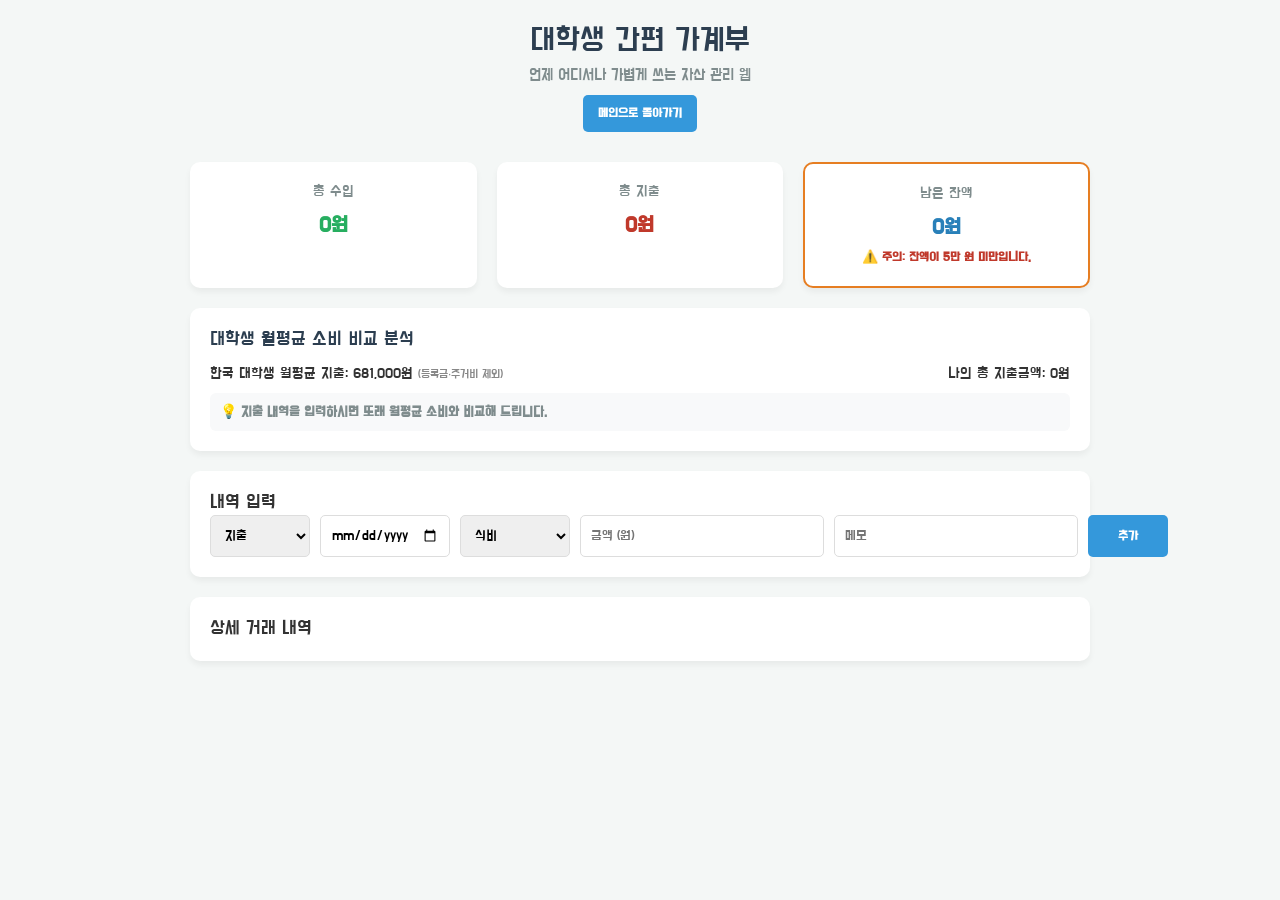
<file: ledger.html>
<!doctype html>
<html lang="ko">
  <head>
    <meta charset="UTF-8" />
    <meta name="viewport" content="width=device-width, initial-scale=1.0" />
    <title>대학생 간편 가계부 (중간발표 버전)</title>
    <link rel="stylesheet" href="style.css" />
    <link rel="preconnect" href="https://fonts.googleapis.com" />
    <link rel="preconnect" href="https://fonts.gstatic.com" crossorigin />
    <link
      href="https://fonts.googleapis.com/css2?family=Do+Hyeon&display=swap"
      rel="stylesheet" />
  </head>
  <body>
    <div class="container">
      <header>
        <h1 class="do-hyeon-regular">대학생 간편 가계부</h1>
        <p>언제 어디서나 가볍게 쓰는 자산 관리 웹</p>
        <button
          type="button"
          onclick="location.href = 'index.html'"
          style="margin-top: 10px">
          메인으로 돌아가기
        </button>
      </header>

      <!-- 잔액 요약 섹션 (조건문 적용 대상) -->
      <section class="summary-section">
        <div class="summary-card income">
          <h3>총 수입</h3>
          <p id="totalIncome">0원</p>
        </div>
        <div class="summary-card expense">
          <h3>총 지출</h3>
          <p id="totalExpense">0원</p>
        </div>
        <div class="summary-card balance" id="balanceCard">
          <h3>남은 잔액</h3>
          <p id="totalBalance">0원</p>
          <div id="balanceWarning" class="warning-text"></div>
        </div>
      </section>

      <!-- 대학생 평균 소비 비교 분석 섹션 (추가됨) -->
      <section class="card compare-card">
        <h3>대학생 월평균 소비 비교 분석</h3>
        <div class="compare-info">
          <p>
            한국 대학생 월평균 지출: <strong>681,000원</strong>
            <span class="sub-text">(등록금·주거비 제외)</span>
          </p>
          <p>나의 총 지출금액: <span id="myTotalExpense">0원</span></p>
        </div>
        <div id="comparisonResult" class="comparison-text"></div>
      </section>

      <!-- 입력 폼 섹션 -->
      <section class="card">
        <h3>내역 입력</h3>
        <form id="transactionForm">
          <div class="form-row">
            <select id="type">
              <option value="expense">지출</option>
              <option value="income">수입</option>
            </select>
            <input type="date" id="date" required />
            <select id="category">
              <option value="식비">식비</option>
              <option value="교통">교통</option>
              <option value="문화">문화</option>
              <option value="쇼핑">쇼핑</option>
              <option value="기타">기타</option>
            </select>
            <input type="number" id="amount" placeholder="금액 (원)" required />
            <input type="text" id="memo" placeholder="메모" />
            <button type="submit" class="submit-btn">추가</button>
          </div>
        </form>
      </section>

      <!-- 상세 내역 리스트 -->
      <section class="card">
        <h3>상세 거래 내역</h3>
        <ul id="transactionList">
          <!-- 자바스크립트로 동적 생성 -->
        </ul>
      </section>
    </div>
    <script src="script.js"></script>
  </body>
</html>
</file>
<file: style.css>
* {
  box-sizing: border-box;
  margin: 0;
  padding: 0;
  font-family: "Do Hyeon", sans-serif;
  font-weight: 400;
  font-style: normal;
}

body {
  background-color: #f4f7f6;
  color: #333;
  padding: 20px;
}

.container {
  max-width: 900px;
  margin: 0 auto;
}

header {
  text-align: center;
  margin-bottom: 30px;
}

header h1 {
  color: #2c3e50;
  margin-bottom: 5px;
}

header p {
  color: #7f8c8d;
}

.card {
  background: #ffffff;
  padding: 20px;
  border-radius: 10px;
  box-shadow: 0 4px 6px rgba(0, 0, 0, 0.05);
  margin-bottom: 20px;
}

.summary-section {
  display: grid;
  grid-template-columns: repeat(3, 1fr);
  gap: 20px;
  margin-bottom: 20px;
}

.summary-card {
  background: #ffffff;
  padding: 20px;
  border-radius: 10px;
  box-shadow: 0 4px 6px rgba(0, 0, 0, 0.05);
  text-align: center;
}

.summary-card h3 {
  color: #7f8c8d;
  font-size: 15px;
  margin-bottom: 10px;
}

.summary-card p {
  font-size: 22px;
  font-weight: bold;
}

.summary-card.income p {
  color: #27ae60;
}
.summary-card.expense p {
  color: #c0392b;
}
.summary-card.balance p {
  color: #2980b9;
}

.compare-card h3 {
  margin-bottom: 12px;
  color: #2c3e50;
}

.compare-info {
  display: flex;
  justify-content: space-between;
  margin-bottom: 10px;
  font-size: 15px;
}

.sub-text {
  font-size: 12px;
  color: #888;
}

.comparison-text {
  font-weight: bold;
  font-size: 14px;
  padding: 10px;
  border-radius: 6px;
  background-color: #f8f9fa;
  margin-top: 5px;
}

.form-row {
  display: grid;
  grid-template-columns: 100px 130px 110px 1fr 1fr 80px;
  gap: 10px;
}

input,
select {
  padding: 10px;
  border: 1px solid #ddd;
  border-radius: 5px;
  font-size: 14px;
}

button {
  padding: 10px 15px;
  background-color: #3498db;
  color: white;
  border: none;
  border-radius: 5px;
  cursor: pointer;
  font-weight: bold;
}

button:hover {
  background-color: #2980b9;
}

#transactionList {
  list-style: none;
  max-height: 300px;
  overflow-y: auto;
}

#transactionList li {
  display: flex;
  justify-content: space-between;
  align-items: center;
  padding: 12px;
  border-bottom: 1px solid #eee;
}

.item-info span {
  margin-right: 10px;
  font-size: 14px;
  color: #555;
}

.delete-btn {
  background-color: #e74c3c;
  padding: 5px 10px;
  font-size: 12px;
}

.delete-btn:hover {
  background-color: #c0392b;
}

.warning-text {
  margin-top: 8px;
  font-size: 13px;
  font-weight: bold;
}

.alert-red {
  color: #c0392b;
}
.alert-green {
  color: #27ae60;
}

/* 반응형 디자인 */
@media (max-width: 768px) {
  .summary-section {
    grid-template-columns: 1fr;
  }
  .form-row {
    grid-template-columns: 1fr;
  }
  .compare-info {
    flex-direction: column;
    gap: 5px;
  }
}
</file>
